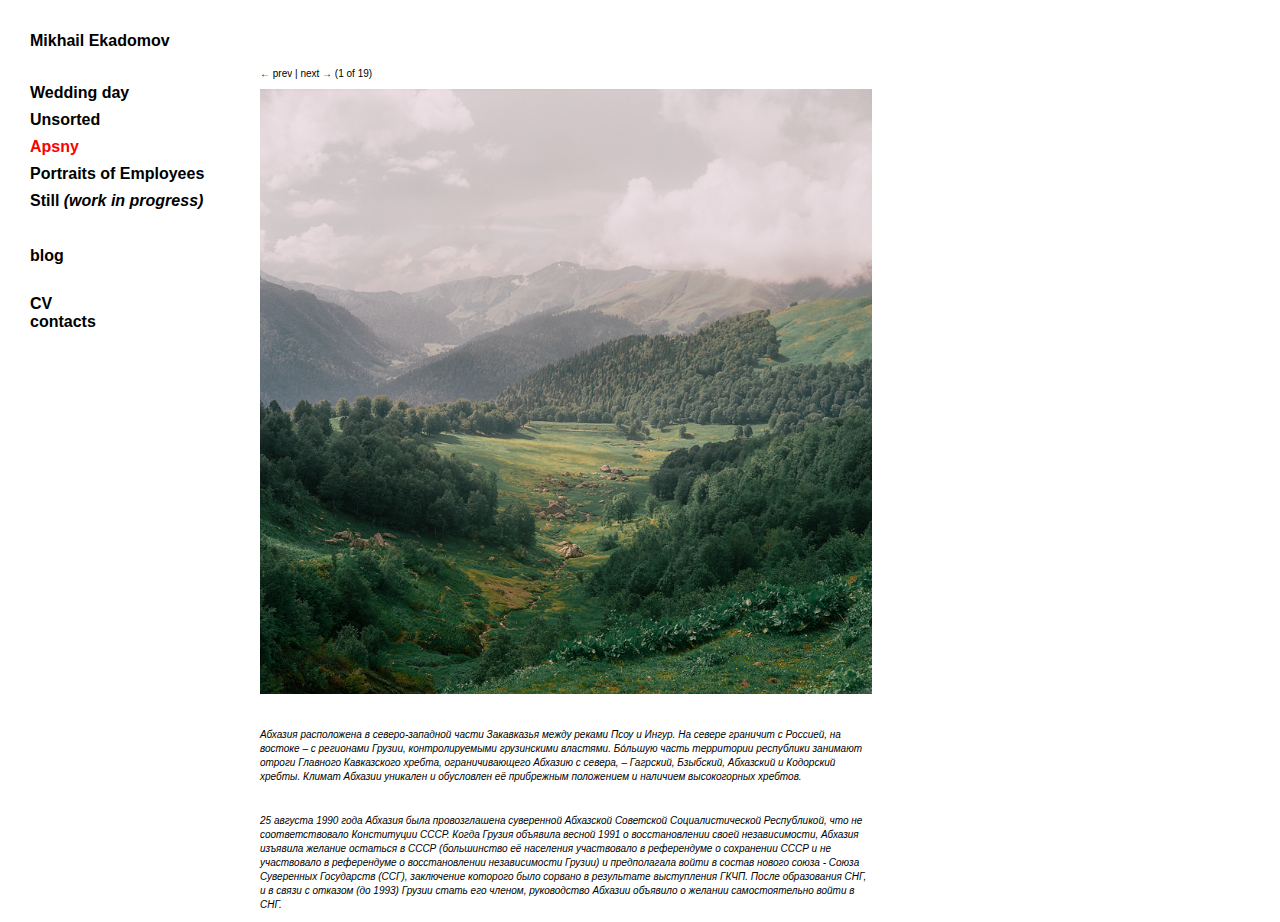
<file: apsny.html>
<!DOCTYPE html>
<html lang="en">
<head>
    <meta charset="UTF-8">
    <meta name="viewport" content="width=device-width, initial-scale=1.0">
    <title>Apsny</title>

    <link rel="stylesheet" href="./apsny.css">

</head>
<body>
    <div>
        <div class="main-page">
            <div class="menu-left">
                <div class="menu">
                    <div class="name"> <a class="style-ref" href="index.html">Mikhail Ekadomov</a></div>
                    <div class="collection"> <a class="style-ref" href="weddingday.html">Wedding day</a></div>
                    <div class="collection"> <a class="style-ref" href="unsorted.html">Unsorted</a></div>
                    <div class="collection"><a class="style-ref__active" href="apsny.html">Apsny</a></div>
                    <div class="collection"><a class="style-ref" href="portrait.html">Portraits of Employees</a></div>
                    <div class="collection"><a class="style-ref" href="#">Still <span style="font-style:italic;"> (work in progress)</span></a></div>
                    <div class="blog"><a class="style-ref" href="#">blog</a></div>
                    <div class="CV"><a class="style-ref" href="cv.html">CV</a></div>
                    <div class="contacts"><a class="style-ref" href="contact.html">contacts</a></div>
                </div>
                <div class="navmenu">
                    <div class="name">
                        <a class="style-ref" href="index.html">Mikhail Ekadomov</a>
                        <button onclick="myFunction()" class="nav-btn" type="button">&#x2228;</button>
                    </div>
                      <div class="nav-content" id="myDropdown">
                            <div class="collection"> <a class="style-ref" href="weddingday.html">Wedding day</a></div>
                            <div class="collection"> <a class="style-ref" href="unsorted.html">Unsorted</a></div>
                            <div class="collection"><a class="style-ref" href="apsny.html">Apsny</a></div>
                            <div class="collection"><a class="style-ref" href="">Portraits of Employees <br> still <span style="font-style:italic;"> (work in progress)</span></a></div>
                            <div class="blog"><a class="style-ref" href="">blog</a></div>
                            <div class="CV"><a class="style-ref" href="cv.html">CV</a></div>
                            <div class="contacts"><a class="style-ref" href="contact.html">contacts</a></div>
                        </div>
                    </div>
                </div>
            <div class="menu-gallery" id="gallery">
              <div class="buttons"><input id="buttonCountMinus" type="button" class="prev" onclick="plusSlides(-1); showMinus();" value="&#8592; prev"> | <input id="buttonCountPlus" type="button" class="next" onclick="plusSlides(1); showPlus();" value="next &#8594;"> (<span id="buttonCountNumber">1</span> of 19)</div>
                    <div class="photo__wrap fade">
                        <img class="image__wrap"  src="./images/Apsny/1.jpg" alt="">
                    <p class="gallery__desc">Абхазия расположена в северо-западной части Закавказья между реками Псоу и Ингур. На севере граничит с Россией, на востоке –
                        с регионами Грузии, контролируемыми грузинскими властями. Бо́льшую часть территории республики занимают отроги Главного
                        Кавказского хребта, ограничивающего Абхазию с севера, – Гагрский, Бзыбский, Абхазский и Кодорский хребты. Климат Абхазии
                        уникален и обусловлен её прибрежным положением и наличием высокогорных хребтов.
                    </p>
                    <p class="gallery__text">
                        25 августа 1990 года Абхазия была провозглашена суверенной Абхазской Советской Социалистической Республикой, что не
                        соответствовало Конституции СССР. Когда Грузия объявила весной 1991 о восстановлении своей независимости, Абхазия изъявила
                        желание остаться в СССР (большинство её населения участвовало в референдуме о сохранении СССР и не участвовало в референдуме
                        о восстановлении независимости Грузии) и предполагала войти в состав нового союза - Союза Суверенных Государств (ССГ),
                        заключение которого было сорвано в результате выступления ГКЧП. После образования СНГ, и в связи с отказом (до 1993) Грузии
                        стать его членом, руководство Абхазии объявило о желании самостоятельно войти в СНГ.
                    </p>
                    </div>
                    <div class="photo__wrap fade">
                        <img class="image__wrap" src="./images/Apsny/2.jpg" alt="">
                    <p class="gallery__desc"> Кафе на верхнем этаже пансионата Бзыбь, Через панорамное окно открывается вид на
                        пицундо-мюссерский заповедник. Здесь распологались: госдача И.В. Сталина, госдача М.С. Горбачева
                        (до сентября 1992 года «Объект «Чайка-М»), а так же госдача Хрущёв.
                    </p>
                    <p class="gallery__text">
                        24 сентября 2010 года, премьер-министр РФ В.В. Путин поручил ФСО и МИД РФ подписать соглашение с Республикой Абхазия
                        о передаче в собственность России трёх бывших объектов Управления делами ЦК КПСС. все движимое и недвижимое имущество
                        этих объектов должно принадлежать РФ. Сами объекты после двухлетнего ремонта должны будут использоваться «для проведения
                        государственных мероприятий с участием лиц, подлежащих государственной охране, в соответствии с законодательством
                        российской федерации, а так же для оздоровительного отдыха»
                    </p>
                    </div>
                    <div class="photo__wrap fade">
                        <img class="image__wrap" src="./images/Apsny/3.jpg" alt="">
                    <p class="gallery__desc">Столовая бывшего санатория ЦК КПСС имени XVII партсъезда «Амра» построен в 1952 году. Один из самых знаменитых
                        номенклатурных санаториев Абхазии. Расположен в районе Старой Гагры, в непосредственной близости от ресторанов и основных достопримечательностей города. Находится на территории обширного дендропарка, на самом берегу моря.
                    </p>
                    <p class="gallery__text">
                    Санатории в советское время делились на два типа и ведомственными. Всесоюзные здравницы и Ведомственные
                    учереждения. Условия проживания и питание в санаториях второго типа были гораздо лучше. В ведомственных учреждениях,
                    где отдыхали члены политбюро, руководители предприятий и знаменитости, всё, разумеется, устраивалось на высшем
                    уровне. Комфортные номера, удобства в каждой комнате, вежливый персонал.
                    </p>
                    </div>
                    <div class="photo__wrap fade">
                        <img class="image__wrap" src="./images/Apsny/4.jpg" alt="">
                    <p class="gallery__desc">Санаторий ЦК КПСС имени XVII партсъезда (ныне “Амра”).</p>
                    <p class="gallery__text">
                        XVII съезд получил название «Съезд победителей». Также известен как «Съезд расстрелянных», Большая часть делегатов
                        того съезда была репрессирована, из них почти половина расстреляна, в том числе и девять членов политбюро.
                    </p>
                    </div>
                    <div class="photo__wrap fade">
                        <img class="image__wrap" src="./images/Apsny/5.jpg" alt="">
                    <p class="gallery__desc">Абхазия расположена в северо-западной части Закавказья между реками Псоу и Ингур. На севере граничит с Россией, на востоке —
                        с регионами Грузии, контролируемыми грузинскими властями. Бо́льшую часть территории республики занимают отроги Главного
                        Кавказского хребта, ограничивающего Абхазию с севера, — Гагрский, Бзыбский, Абхазский и Кодорский хребты.
                        Климат Абхазии уникален и обусловлен её прибрежным положением и наличием высокогорных хребтов.</p>
                    <p class="gallery__text">
                        25 августа 1990 года Абхазия была провозглашена суверенной Абхазской Советской Социалистической Республикой[1], что не
                        соответствовало Конституции СССР. Когда Грузия объявила весной 1991 о восстановлении своей независимости, Абхазия изъявила
                        желание остаться в СССР (большинство её населения участвовало в референдуме о сохранении СССР и не участвовало в референдуме
                        о восстановлении независимости Грузии) и предполагала войти в состав нового союза — Союза Суверенных Государств (ССГ),
                        заключение которого было сорвано в результате выступления ГКЧП. После образования СНГ, и в связи с отказом (до 1993) Грузии
                        стать его членом, руководство Абхазии объявило о желании самостоятельно войти в СНГ.
                    </p>
                    </div>
                    <div class="photo__wrap fade">
                        <img class="image__wrap" src="./images/Apsny/6.jpg" alt="">
                    <p class="gallery__desc">Абхазия расположена в северо-западной части Закавказья между реками Псоу и Ингур. На севере граничит с Россией, на востоке —
                        с регионами Грузии, контролируемыми грузинскими властями. Бо́льшую часть территории республики занимают отроги Главного
                        Кавказского хребта, ограничивающего Абхазию с севера, — Гагрский, Бзыбский, Абхазский и Кодорский хребты.
                        Климат Абхазии уникален и обусловлен её прибрежным положением и наличием высокогорных хребтов.</p>
                    <p class="gallery__text">
                        25 августа 1990 года Абхазия была провозглашена суверенной Абхазской Советской Социалистической Республикой[1], что не
                        соответствовало Конституции СССР. Когда Грузия объявила весной 1991 о восстановлении своей независимости, Абхазия изъявила
                        желание остаться в СССР (большинство её населения участвовало в референдуме о сохранении СССР и не участвовало в референдуме
                        о восстановлении независимости Грузии) и предполагала войти в состав нового союза — Союза Суверенных Государств (ССГ),
                        заключение которого было сорвано в результате выступления ГКЧП. После образования СНГ, и в связи с отказом (до 1993) Грузии
                        стать его членом, руководство Абхазии объявило о желании самостоятельно войти в СНГ.
                    </p>
                    </div>
                    <div class="photo__wrap fade">
                        <img class="image__wrap" src="./images/Apsny/7.jpg" alt="">
                    <p class="gallery__desc">Абхазия расположена в северо-западной части Закавказья между реками Псоу и Ингур. На севере граничит с Россией, на востоке —
                        с регионами Грузии, контролируемыми грузинскими властями. Бо́льшую часть территории республики занимают отроги Главного
                        Кавказского хребта, ограничивающего Абхазию с севера, — Гагрский, Бзыбский, Абхазский и Кодорский хребты.
                        Климат Абхазии уникален и обусловлен её прибрежным положением и наличием высокогорных хребтов.</p>
                    <p class="gallery__text">
                        25 августа 1990 года Абхазия была провозглашена суверенной Абхазской Советской Социалистической Республикой[1], что не
                        соответствовало Конституции СССР. Когда Грузия объявила весной 1991 о восстановлении своей независимости, Абхазия изъявила
                        желание остаться в СССР (большинство её населения участвовало в референдуме о сохранении СССР и не участвовало в референдуме
                        о восстановлении независимости Грузии) и предполагала войти в состав нового союза — Союза Суверенных Государств (ССГ),
                        заключение которого было сорвано в результате выступления ГКЧП. После образования СНГ, и в связи с отказом (до 1993) Грузии
                        стать его членом, руководство Абхазии объявило о желании самостоятельно войти в СНГ.
                    </p>
                    </div>
                    <div class="photo__wrap fade">
                        <img class="image__wrap" src="./images/Apsny/8.jpg" alt="">
                    <p class="gallery__desc">Кафе на верхнем этаже пансионата Бзыбь. Через панорамное окно открывается вид на пицундский заповедник.
                        Из окна открывается вид на курортный комплекс «Мюссера», в который входили: госдача И.В. Сталина,
                        госдача М.С. Горбачева (до сентября 1992 года «Объект «Чайка-М»), госдача Хрущёва.</p>
                    <p class="gallery__text">
                        24 сентября 2010 года, премьер-министр РФ В.В. Путин поручил ФСО и МИД РФ подписать соглашение с Республикой Абхазия
                        о передаче в собственность России трёх бывших объектов Управления делами ЦК КПСС. По настоятельному требованию премьера,
                        от которого не смог отказаться президент Абхазии С.В. Багапш, все движимое и недвижимое имущество этих объектов должно
                        принадлежать РФ. Сами объекты после двухлетнего ремонта должны будут использоваться «для проведения государственных
                        мероприятий с участием лиц, подлежащих государственной охране». В свою собственность Управление делами Президента РФ
                        и ФСО РФ возвращает следующие объекты, в прежнее время принадлежащие КПСС, общей площадью более 600 гектаров.
                    </p>
                    </div>
                    <div class="photo__wrap fade">
                        <img class="image__wrap" src="./images/Apsny/9.jpg" alt="">
                    <p class="gallery__desc">Абхазия расположена в северо-западной части Закавказья между реками Псоу и Ингур. На севере граничит с Россией, на востоке —
                        с регионами Грузии, контролируемыми грузинскими властями. Бо́льшую часть территории республики занимают отроги Главного
                        Кавказского хребта, ограничивающего Абхазию с севера, — Гагрский, Бзыбский, Абхазский и Кодорский хребты.
                        Климат Абхазии уникален и обусловлен её прибрежным положением и наличием высокогорных хребтов.</p>
                    <p class="gallery__text">
                        25 августа 1990 года Абхазия была провозглашена суверенной Абхазской Советской Социалистической Республикой[1], что не
                        соответствовало Конституции СССР. Когда Грузия объявила весной 1991 о восстановлении своей независимости, Абхазия изъявила
                        желание остаться в СССР (большинство её населения участвовало в референдуме о сохранении СССР и не участвовало в референдуме
                        о восстановлении независимости Грузии) и предполагала войти в состав нового союза — Союза Суверенных Государств (ССГ),
                        заключение которого было сорвано в результате выступления ГКЧП. После образования СНГ, и в связи с отказом (до 1993) Грузии
                        стать его членом, руководство Абхазии объявило о желании самостоятельно войти в СНГ.
                    </p>
                    </div>
                    <div class="photo__wrap fade">
                        <img class="image__wrap" src="./images/Apsny/10.jpg" alt="">
                    <p class="gallery__desc">
                        Санаторий ЦК КПСС имени XVII партсъезда (ныне “Амра”)
                    </p>
                    <p class="gallery__text">
                        Редкий турист поймет жутковатый символизм: 17-й съезд - это съезд 1934 года, он же “съезд расстрелянных”,
                        из 1966 делегатов съезда 1108 человек были через несколько лет арестованы и расстреляны как «враги народа».
                        Известный историк Михаил Восленский в своем труде «Номенклатура» писал: «Из общего числа 139 членов
                        и кандидатов в члены ЦК партии, избранного на XVII съезде, в 1937 году было ликвидировано 97 человек
                        (кроме того, 5 покончили жизнь самоубийством). Убивали их зачастую целыми группами: более
                        половины из них были расстреляны за 8 дней»
                    </p>
                    </div>
                    <div class="photo__wrap fade">
                        <img class="image__wrap" src="./images/Apsny/11.jpg" alt="">
                    <p class="gallery__desc">
                        Абхазия расположена в северо-западной части Закавказья между реками Псоу и Ингур. На севере граничит с Россией, на востоке —
                        с регионами Грузии, контролируемыми грузинскими властями. Бо́льшую часть территории республики занимают отроги Главного
                        Кавказского хребта, ограничивающего Абхазию с севера, — Гагрский, Бзыбский, Абхазский и Кодорский хребты.
                        Климат Абхазии уникален и обусловлен её прибрежным положением и наличием высокогорных хребтов.
                    </p>
                    <p class="gallery__text">
                        25 августа 1990 года Абхазия была провозглашена суверенной Абхазской Советской Социалистической Республикой[1], что не
                        соответствовало Конституции СССР. Когда Грузия объявила весной 1991 о восстановлении своей независимости, Абхазия изъявила
                        желание остаться в СССР (большинство её населения участвовало в референдуме о сохранении СССР и не участвовало в референдуме
                        о восстановлении независимости Грузии) и предполагала войти в состав нового союза — Союза Суверенных Государств (ССГ),
                        заключение которого было сорвано в результате выступления ГКЧП. После образования СНГ, и в связи с отказом (до 1993) Грузии
                        стать его членом, руководство Абхазии объявило о желании самостоятельно войти в СНГ.
                    </p>
                    </div>
                    <div class="photo__wrap fade">
                        <img class="image__wrap" src="./images/Apsny/12.jpg" alt="">
                    <p class="gallery__desc">
                        Кафе на верхнем этаже пансионата Бзыбь. Через панорамное окно открывается вид на пицундский заповедник.
                        Из окна открывается вид на курортный комплекс «Мюссера», в который входили: госдача И.В. Сталина,
                        госдача М.С. Горбачева (до сентября 1992 года «Объект «Чайка-М»), госдача Хрущёва.
                    </p>
                    <p class="gallery__text">
                        24 сентября 2010 года, премьер-министр РФ В.В. Путин поручил ФСО и МИД РФ подписать соглашение с Республикой Абхазия
                        о передаче в собственность России трёх бывших объектов Управления делами ЦК КПСС. По настоятельному требованию премьера,
                        от которого не смог отказаться президент Абхазии С.В. Багапш, все движимое и недвижимое имущество этих объектов должно
                        принадлежать РФ. Сами объекты после двухлетнего ремонта должны будут использоваться «для проведения государственных
                        мероприятий с участием лиц, подлежащих государственной охране». В свою собственность Управление делами Президента РФ
                        и ФСО РФ возвращает следующие объекты, в прежнее время принадлежащие КПСС, общей площадью более 600 гектаров.
                    </p>
                    </div>
                    <div class="photo__wrap fade">
                        <img class="image__wrap" src="./images/Apsny/13.jpg" alt="">
                    <p class="gallery__desc">
                        Абхазия расположена в северо-западной части Закавказья между реками Псоу и Ингур. На севере граничит с Россией, на востоке —
                        с регионами Грузии, контролируемыми грузинскими властями. Бо́льшую часть территории республики занимают отроги Главного
                        Кавказского хребта, ограничивающего Абхазию с севера, — Гагрский, Бзыбский, Абхазский и Кодорский хребты.
                        Климат Абхазии уникален и обусловлен её прибрежным положением и наличием высокогорных хребтов.
                    </p>
                    <p class="gallery__text">
                        25 августа 1990 года Абхазия была провозглашена суверенной Абхазской Советской Социалистической Республикой[1], что не
                        соответствовало Конституции СССР. Когда Грузия объявила весной 1991 о восстановлении своей независимости, Абхазия изъявила
                        желание остаться в СССР (большинство её населения участвовало в референдуме о сохранении СССР и не участвовало в референдуме
                        о восстановлении независимости Грузии) и предполагала войти в состав нового союза — Союза Суверенных Государств (ССГ),
                        заключение которого было сорвано в результате выступления ГКЧП. После образования СНГ, и в связи с отказом (до 1993) Грузии
                        стать его членом, руководство Абхазии объявило о желании самостоятельно войти в СНГ.
                    </p>
                    </div>
                    <div class="photo__wrap fade">
                        <img class="image__wrap" src="./images/Apsny/14.jpg" alt="">
                    <p class="gallery__desc">
                        Абхазия расположена в северо-западной части Закавказья между реками Псоу и Ингур. На севере граничит с Россией, на востоке —
                        с регионами Грузии, контролируемыми грузинскими властями. Бо́льшую часть территории республики занимают отроги Главного
                        Кавказского хребта, ограничивающего Абхазию с севера, — Гагрский, Бзыбский, Абхазский и Кодорский хребты.
                        Климат Абхазии уникален и обусловлен её прибрежным положением и наличием высокогорных хребтов.
                    </p>
                    <p class="gallery__text">
                        25 августа 1990 года Абхазия была провозглашена суверенной Абхазской Советской Социалистической Республикой[1], что не
                        соответствовало Конституции СССР. Когда Грузия объявила весной 1991 о восстановлении своей независимости, Абхазия изъявила
                        желание остаться в СССР (большинство её населения участвовало в референдуме о сохранении СССР и не участвовало в референдуме
                        о восстановлении независимости Грузии) и предполагала войти в состав нового союза — Союза Суверенных Государств (ССГ),
                        заключение которого было сорвано в результате выступления ГКЧП. После образования СНГ, и в связи с отказом (до 1993) Грузии
                        стать его членом, руководство Абхазии объявило о желании самостоятельно войти в СНГ.
                    </p>
                    </div>
                    <div class="photo__wrap fade">
                        <img class="image__wrap" src="./images/Apsny/15.jpg" alt="">
                    <p class="gallery__desc">
                        Абхазия расположена в северо-западной части Закавказья между реками Псоу и Ингур. На севере граничит с Россией, на востоке —
                        с регионами Грузии, контролируемыми грузинскими властями. Бо́льшую часть территории республики занимают отроги Главного
                        Кавказского хребта, ограничивающего Абхазию с севера, — Гагрский, Бзыбский, Абхазский и Кодорский хребты.
                        Климат Абхазии уникален и обусловлен её прибрежным положением и наличием высокогорных хребтов.
                    </p>
                    <p class="gallery__text">
                        25 августа 1990 года Абхазия была провозглашена суверенной Абхазской Советской Социалистической Республикой[1], что не
                        соответствовало Конституции СССР. Когда Грузия объявила весной 1991 о восстановлении своей независимости, Абхазия изъявила
                        желание остаться в СССР (большинство её населения участвовало в референдуме о сохранении СССР и не участвовало в референдуме
                        о восстановлении независимости Грузии) и предполагала войти в состав нового союза — Союза Суверенных Государств (ССГ),
                        заключение которого было сорвано в результате выступления ГКЧП. После образования СНГ, и в связи с отказом (до 1993) Грузии
                        стать его членом, руководство Абхазии объявило о желании самостоятельно войти в СНГ.
                    </p>
                    </div>
                    <div class="photo__wrap fade">
                        <img class="image__wrap" src="./images/Apsny/16.jpg" alt="">
                    <p class="gallery__desc">
                        Абхазия расположена в северо-западной части Закавказья между реками Псоу и Ингур. На севере граничит с Россией, на востоке —
                        с регионами Грузии, контролируемыми грузинскими властями. Бо́льшую часть территории республики занимают отроги Главного
                        Кавказского хребта, ограничивающего Абхазию с севера, — Гагрский, Бзыбский, Абхазский и Кодорский хребты.
                        Климат Абхазии уникален и обусловлен её прибрежным положением и наличием высокогорных хребтов.
                    </p>
                    <p class="gallery__text">
                        25 августа 1990 года Абхазия была провозглашена суверенной Абхазской Советской Социалистической Республикой[1], что не
                        соответствовало Конституции СССР. Когда Грузия объявила весной 1991 о восстановлении своей независимости, Абхазия изъявила
                        желание остаться в СССР (большинство её населения участвовало в референдуме о сохранении СССР и не участвовало в референдуме
                        о восстановлении независимости Грузии) и предполагала войти в состав нового союза — Союза Суверенных Государств (ССГ),
                        заключение которого было сорвано в результате выступления ГКЧП. После образования СНГ, и в связи с отказом (до 1993) Грузии
                        стать его членом, руководство Абхазии объявило о желании самостоятельно войти в СНГ.
                    </p>
                    </div>
                    <div class="photo__wrap fade">
                        <img class="image__wrap" src="./images/Apsny/17.jpg" alt="">
                    <p class="gallery__desc">
                        Кафе на верхнем этаже пансионата Бзыбь. Через панорамное окно открывается вид на пицундский заповедник.
                        Из окна открывается вид на курортный комплекс «Мюссера», в который входили: госдача И.В. Сталина,
                        госдача М.С. Горбачева (до сентября 1992 года «Объект «Чайка-М»), госдача Хрущёва.
                    </p>
                    <p class="gallery__text">
                        24 сентября 2010 года, премьер-министр РФ В.В. Путин поручил ФСО и МИД РФ подписать соглашение с Республикой Абхазия
                        о передаче в собственность России трёх бывших объектов Управления делами ЦК КПСС. По настоятельному требованию премьера,
                        от которого не смог отказаться президент Абхазии С.В. Багапш, все движимое и недвижимое имущество этих объектов должно
                        принадлежать РФ. Сами объекты после двухлетнего ремонта должны будут использоваться «для проведения государственных
                        мероприятий с участием лиц, подлежащих государственной охране». В свою собственность Управление делами Президента РФ
                        и ФСО РФ возвращает следующие объекты, в прежнее время принадлежащие КПСС, общей площадью более 600 гектаров.
                    </p>
                    </div>
                    <div class="photo__wrap fade">
                        <img class="image__wrap" src="./images/Apsny/18.jpg" alt="">
                    <p class="gallery__desc">
                        Почти все комнаты дачи как бы погружены в полумрак: Сталин, страдавший агорафобией
                        (боязнью открытых пространств), должен был везде чувствовать себя уютно.
                    </p>
                    <p class="gallery__text">
                        Проект дома отдыха должен был разрабатываться «на условиях секретности с подпиской о неразглашении».
                        Ответственным за проект был назначен главный архитектор Архитектурно-проектной мастерской хозотдела
                        ЦИК СССР М. И. Мержанов. А обеспечение секретности строительства было возложено на комиссара
                        госбезопасности К. В. Паукера. Практически тут же был выдан приказ для 1-й мебельной фабрики (она была
                        создана в сентябре 1926 года и располагалась в Марьиной Роще) о разработке и производстве мебельных
                        гарнитуров и панелей из ценных пород древесины для будущего «дома отдыха»
                    </p>
                    </div>
                    <div class="photo__wrap fade">
                        <img class="image__wrap" src="./images/Apsny/19.jpg" alt="">
                    <p class="gallery__desc">
                        Абхазия расположена в северо-западной части Закавказья между реками Псоу и Ингур. На севере граничит с Россией, на востоке —
                        с регионами Грузии, контролируемыми грузинскими властями. Бо́льшую часть территории республики занимают отроги Главного
                        Кавказского хребта, ограничивающего Абхазию с севера, — Гагрский, Бзыбский, Абхазский и Кодорский хребты.
                        Климат Абхазии уникален и обусловлен её прибрежным положением и наличием высокогорных хребтов.
                    </p>
                    <p class="gallery__text">
                        25 августа 1990 года Абхазия была провозглашена суверенной Абхазской Советской Социалистической Республикой[1], что не
                        соответствовало Конституции СССР. Когда Грузия объявила весной 1991 о восстановлении своей независимости, Абхазия изъявила
                        желание остаться в СССР (большинство её населения участвовало в референдуме о сохранении СССР и не участвовало в референдуме
                        о восстановлении независимости Грузии) и предполагала войти в состав нового союза — Союза Суверенных Государств (ССГ),
                        заключение которого было сорвано в результате выступления ГКЧП. После образования СНГ, и в связи с отказом (до 1993) Грузии
                        стать его членом, руководство Абхазии объявило о желании самостоятельно войти в СНГ.
                    </p>
                    </div>
                </div>
            </div>
        </div>
    </div>
    <script>
        /* When the user clicks on the button,
        toggle between hiding and showing the dropdown content */
        function myFunction() {
            document.getElementById("myDropdown").classList.toggle("show");
        }

        // Close the dropdown if the user clicks outside of it
        window.onclick = function(event) {
          if (!event.target.matches('.nav-btn')) {

            let dropdowns = document.getElementsByClassName("nav-content");
            let i;
            for (i = 0; i < dropdowns.length; i++) {
              let openDropdown = dropdowns[i];
              if (openDropdown.classList.contains('show')) {
                openDropdown.classList.remove('show');
              }
            }
          }
        }
        </script>
<script src="apsny.js"></script>
</body>
</html>
</file>
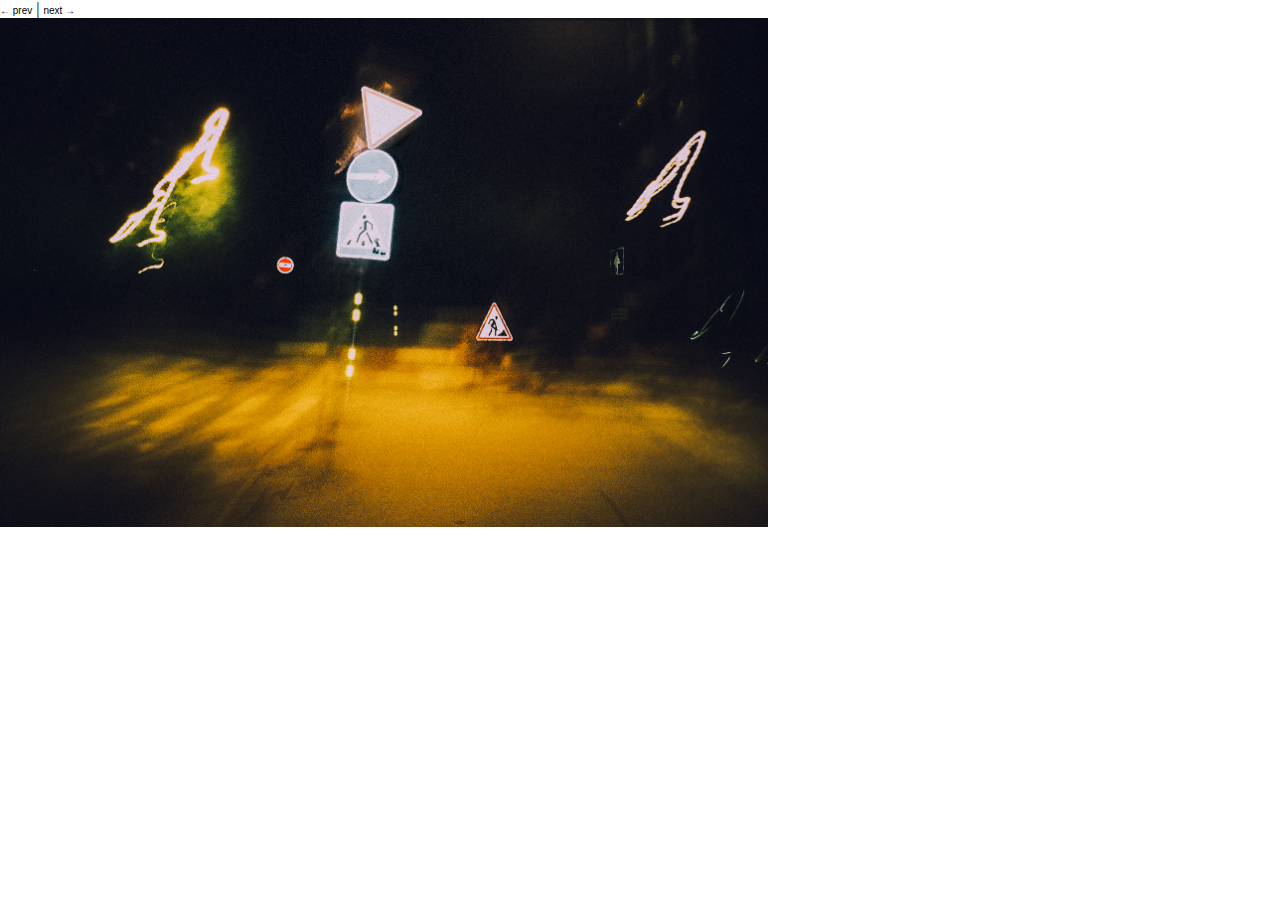
<file: main.html>
<!DOCTYPE html>
<html lang="en">
<head>
    <meta charset="UTF-8">
    <meta name="viewport" content="width=device-width, initial-scale=1.0">
    <title>Unsorted gallery</title>

    <link rel="stylesheet" href="./apsny.css">
    <link rel="stylesheet" href="./main.css">
</head>
<body>
    <div><button class="prev" id="previous">&#8592; prev</button> | <button class="next" id="next">next &#8594;</button></div>
    <div>
        <div class="photo__wrap active"><img class="image__wrap"  src="./images/unsorted/big/1.jpg" alt=""></div>
        <div class="photo__wrap"><img class="image__wrap" src="./images/unsorted/big/2.jpg" alt=""></div>
        <div class="photo__wrap"><img class="image__wrap" src="./images/unsorted/big/3.jpg" alt=""></div>   
    </div> 
</body>
</html>
</file>
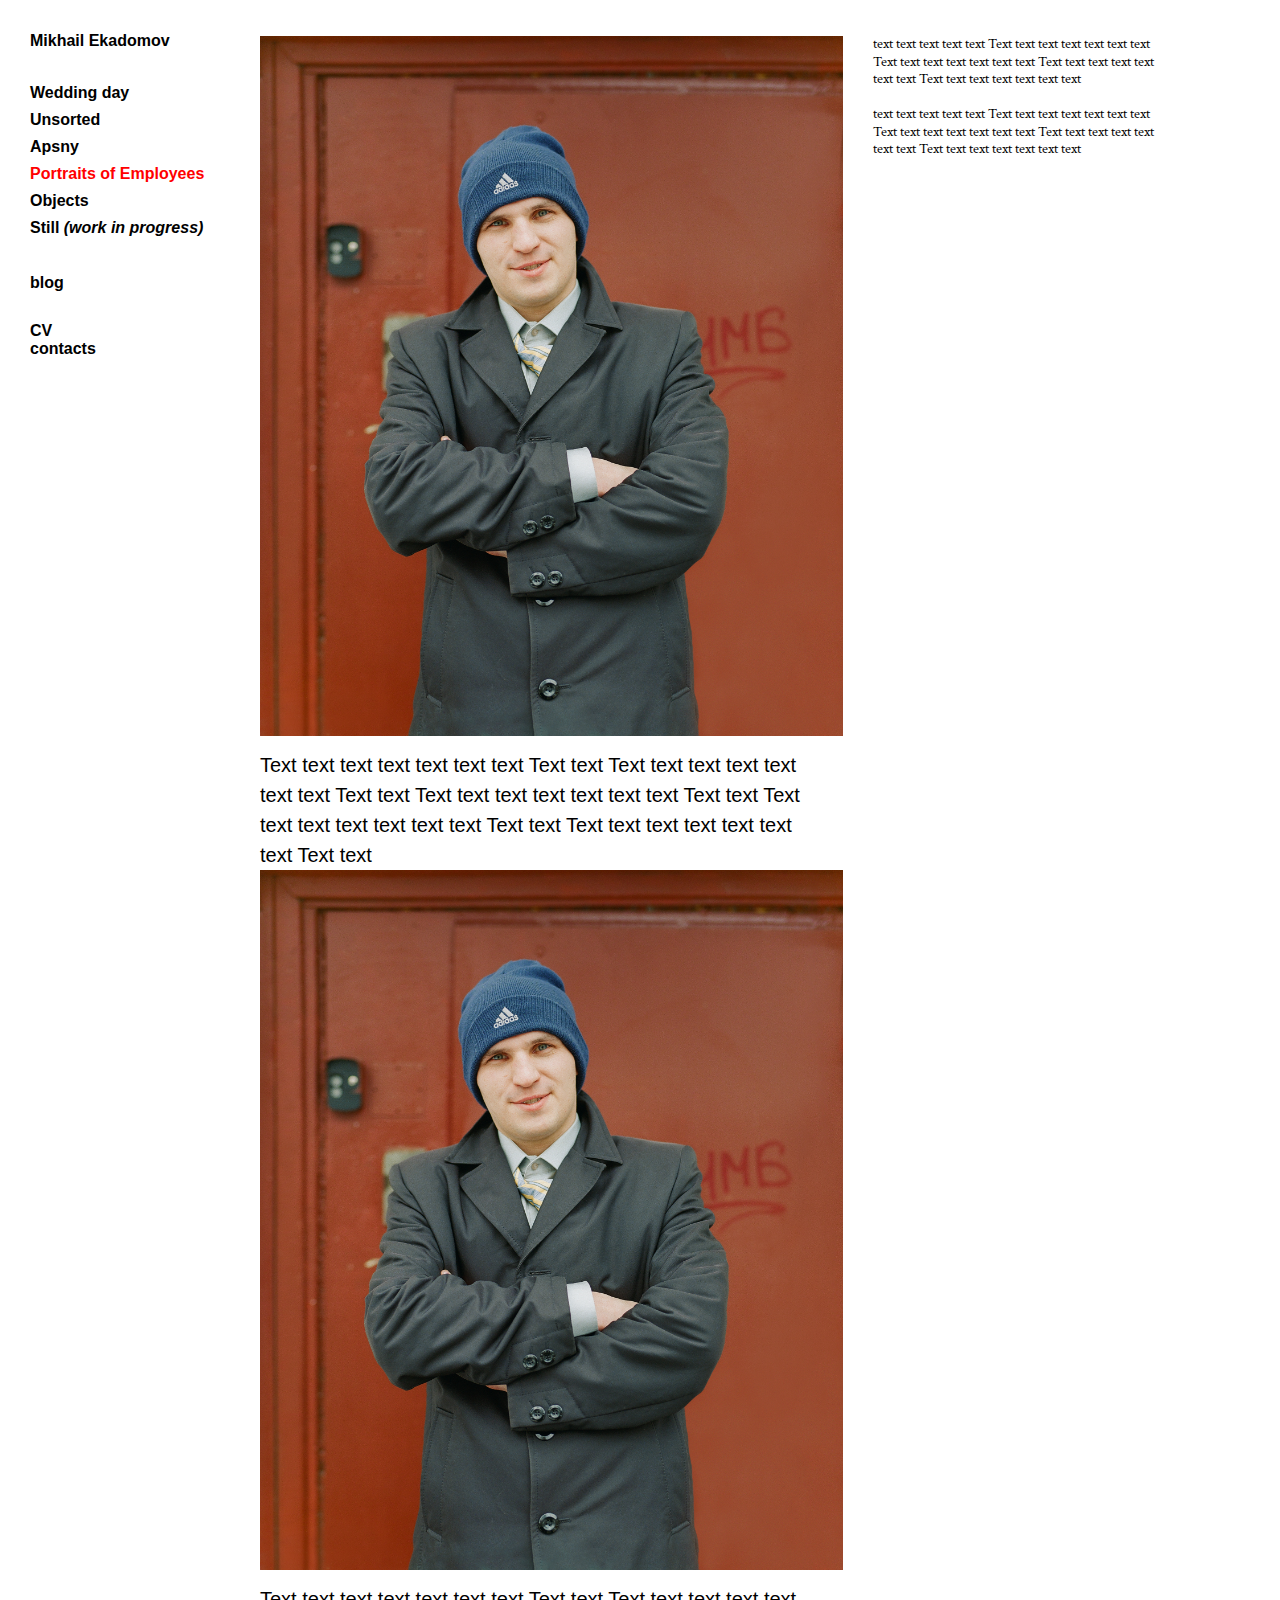
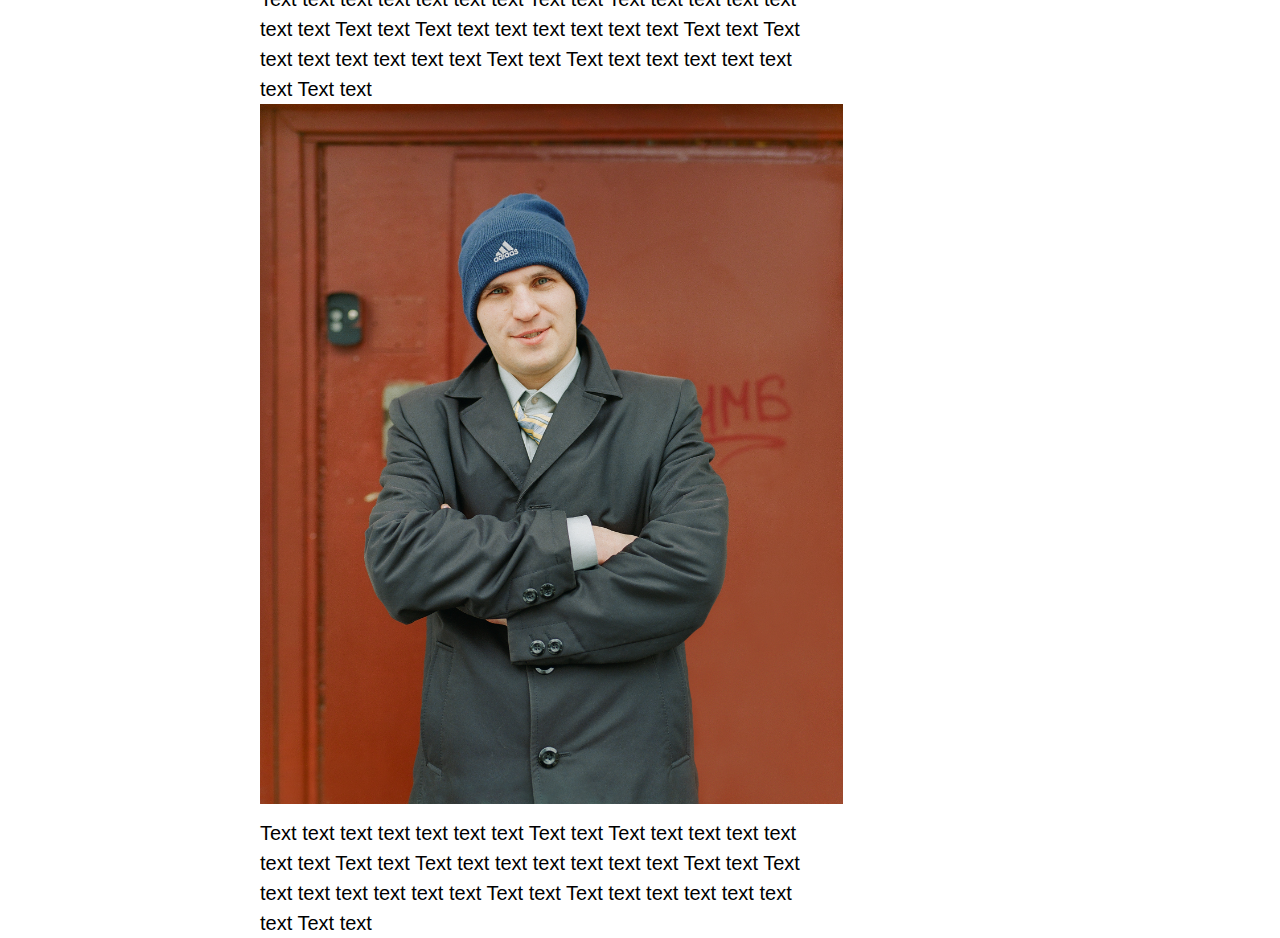
<file: portrait.html>
<!DOCTYPE html>
<html lang="en">
<head>
    <meta charset="UTF-8">
    <meta name="viewport" content="width=device-width, initial-scale=1.0">
    <link rel="stylesheet" href="./portrait.css">
    <link href="https://fonts.googleapis.com/css2?family=Crimson+Text&display=swap" rel="stylesheet">
    <title>Portrait</title>

</head>
<body>
    <div>
        <div class="main-page">
            <div class="menu-left">
                <div class="menu">
                    <div class="name"><a class="style-ref" href="index.html">Mikhail Ekadomov</a></div>
                    <div class="collection"> <a class="style-ref" href="weddingday.html">Wedding day</a></div>
                    <div class="collection"> <a class="style-ref" href="unsorted.html">Unsorted</a></div>
                    <div class="collection"><a class="style-ref" href="apsny.html">Apsny</a></div>
                    <div class="collection"><a class="style-ref__active" href="portrait.html">Portraits of Employees</a></div>
                    <div class="collection"><a class="style-ref" href="Objects.html">Objects</span></a></div>
                    <div class="collection"><a class="style-ref" href="#">Still <span style="font-style:italic;"> (work in progress)</span></a></div>
                    <div class="blog"><a class="style-ref" href="">blog</a></div>
                    <div class="CV"><a class="style-ref" href="cv.html">CV</a></div>
                    <div class="contacts"><a class="style-ref" href="contact.html">contacts</a></div>
                </div>
                <div class="navmenu">
                    <div class="name">
                        <a class="style-ref" href="index.html">Mikhail Ekadomov</a>
                        <button onclick="myFunction()" class="nav-btn" type="button">&#x2228;</button>
                    </div>
                      <div class="nav-content" id="myDropdown">
                            <div class="collection"> <a class="style-ref" href="weddingday.html">Wedding day</a></div>
                            <div class="collection"> <a class="style-ref" href="unsorted.html">Unsorted</a></div>
                            <div class="collection"><a class="style-ref" href="apsny.html">Apsny</a></div>
                            <div class="collection"><a class="style-ref__active" href="portrait.html">Portraits of Employees <br> still <span style="font-style:italic;"> (work in progress)</span></a></div>
                            <div class="collection"><a class="style-ref" href="Objects.html">Objects</span></a></div>
                            <div class="blog"><a class="style-ref" href="">blog</a></div>
                            <div class="CV"><a class="style-ref" href="cv.html">CV</a></div>
                            <div class="contacts"><a class="style-ref" href="contact.html">contacts</a></div>
                      </div>
                </div>
            </div>
            <div class="menu-middle">
              <div class="inner">
                <div class="image__box">
                    <img class="image" src="./images/Portarits/portrait.jpg" alt="">
                    <div class="image__title">Text text text text text text text Text text Text text text text text text text Text text Text text text text text text text Text text Text text text text text text text Text text Text text text text text text text Text text</div>
                </div>
                <p class="menu-right">
                    text text text text text Text text text text text text text Text text text text text text text Text text text text text text text Text text text text text text text
                    <br><br>
                    text text text text text Text text text text text text text Text text text text text text text Text text text text text text text Text text text text text text text
                </p>
              </div>
              <div class="inner">
                <div class="image__box">
                    <img class="image" src="./images/Portarits/portrait.jpg" alt="">
                    <div class="image__title">Text text text text text text text Text text Text text text text text text text Text text Text text text text text text text Text text Text text text text text text text Text text Text text text text text text text Text text</div>
                </div>
            </div>
            <div class="inner">
              <div class="image__box">
                  <img class="image" src="./images/Portarits/portrait.jpg" alt="">
                  <div class="image__title">Text text text text text text text Text text Text text text text text text text Text text Text text text text text text text Text text Text text text text text text text Text text Text text text text text text text Text text</div>
              </div>
          </div>
        </div>
    </div>
        <script>
        /* When the user clicks on the button,
        toggle between hiding and showing the dropdown content */
        function myFunction() {
            document.getElementById("myDropdown").classList.toggle("show");
        }

        // Close the dropdown if the user clicks outside of it
        window.onclick = function(event) {
          if (!event.target.matches('.nav-btn')) {

            let dropdowns = document.getElementsByClassName("nav-content");
            let i;
            for (i = 0; i < dropdowns.length; i++) {
              let openDropdown = dropdowns[i];
              if (openDropdown.classList.contains('show')) {
                openDropdown.classList.remove('show');
              }
            }
          }
        }
        </script>
<!-- <script>
    const burger = () => {
        let menuElem = document.getElementsByClassName('nav-content');
        let burgerElem = document.getElementsByClassName('nav-btn');

        document.getElementsByClassName('nav-btn').addEventListener('click', () => {
            if (document.getElementsByClassName('nav-content').style.display == "none") {
                menuElem.style.display = 'block';
            } else {
                menuElem.style.display = 'none';
            }
        });
    };
    burger();
</script> -->
</body>
</html>
</file>
<file: apsny.css>
* {
    box-sizing: border-box;
    margin: 0;
    padding: 0;
}

.main-page {
    display: flex;
    height: 100vh;
}

.menu-left {
    flex-basis: 1;
    display: flex;
    flex-direction: column;
    font-weight: bold;
    padding-left: 30px;
    padding-top: 30px;
    font-family: Arial, Helvetica, sans-serif;
    padding-right: 30px;
}

.menu {
  width: 200px;
}

.name {
    font-size: 16px;
    padding-bottom: 30px;
    line-height: 22px;
}

.collection {
    font-size: 16px;
    padding-bottom: 5px;
    line-height: 22px;
}

.style-ref__active {
    color: red;
    text-decoration: none;
}

.blog {
    padding-top: 30px;
    padding-bottom: 30px;
}


.style-ref {
    text-decoration: none;
    color: black;
}

.collection > .style-ref:hover {
    color: red;
}

.blog > .style-ref:hover {
    color: red;
}

.CV > .style-ref:hover {
    color: red;
}

.contacts > .style-ref:hover {
    color: red;
}


.menu-gallery{
    padding-top: 38px;
    flex-basis: 2;
}

.buttons {
    margin-top: 30px;
    margin-bottom: 10px;
    font-family: Arial, Helvetica, sans-serif;
    font-size: 10px;
    font-weight: normal;
}

.prev, .next {
    border: none;
    text-decoration: none;
    background-color: white;
    outline: none;
    text-transform: lowercase;
    font-family: Arial, Helvetica, sans-serif;
    font-size: 10px;
    font-weight: normal;
    cursor: pointer;
}

.photo__wrap {
    display: none;
    width: 100%;
}

.image__wrap {
    width: 60%;
    height: auto;
}

.gallery__desc {
    width: 60%;
    padding-top: 30px;
    font-size: 10px;
    font: normal 10px 'Arial', Helvetica, Arial, sans-serif;
    color: #000000;
    font-style: italic;
    line-height: 140%;
}

.gallery__text {
    font-style: italic;
    width: 60%;
    font-weight: normal;
    font-size: 10px;
    padding-top: 30px;
    font-family: Arial, Helvetica, sans-serif;
    padding-bottom: 10px;
    line-height: 140%;
}

.fade {
    animation-name: fade;
    animation-duration: 1.5s;
}

@keyframes fade {
    from {opacity: .4}
    to {opacity: 1}
  }

  .navmenu {
    visibility: hidden;
}

@media (max-width: 420px) {
    .menu {
        display: none;
    }

   .main-page {
       display: block;
       width: 100%;
   }

   .menu-left {
       display: block;
       padding-left: 10px;
       padding-bottom: 0px;
       padding-right: 10px;
    }

    .menu-left::after {
        content: '';
        display: block;
        border-bottom: 1px solid #000;
        width: 100%;
    }

    .nav-btn {
        border: none;
        background-color: transparent;
        font-size: 20px;
        font-weight: bold;
    }


    .navmenu .name {
        visibility: visible;
        display: inline-flex;
        width: 100%;
        justify-content: space-between;
        padding-bottom: 10px;
    }

    .nav-content {
        display: none;
        position: absolute;
        background-color: white;
        min-width: 160px;
        width: 100%;
        overflow: auto;
        right: 0;
        z-index: 1;
        text-align: center;
        padding-top: 10px;
        padding-bottom: 10px;
    }

    .blog {
        padding-top: 5px;
        padding-bottom: 5px;
    }

    .nav-content .style-ref:hover {
        color: red;
    }

    .show {
        display: block;
        animation-name: fade;
        animation-duration: 1.5s;
    }

    @keyframes show {
    from {opacity: .4}
    to {opacity: 1}
  }

    .menu-middle {
    flex-basis: 80%;
    padding-top: 20px;
    padding-right: 10px;
    padding-left: 10px;
   }

   .image {
       position: relative;
   }

   .navmenu {
       visibility: visible;
   }
.menu-gallery {
    display: block;
    padding-top: 0px;
    text-align: center;
}

.gallery__desc, .gallery__text {
    padding: 10px 20px;
    width: 100%;
}

.image__wrap {
    width: 90%;
}
</file>
<file: main.css>
.active {
    display: block;
}
</file>
<file: portrait.css>
* {
    box-sizing: border-box;
    margin: 0;
    padding: 0;
}

.main-page {
    display: flex;
    height: 100vh;
}

.menu-left {
    flex-basis: 1;
    display: flex;
    flex-direction: column;
    font-weight: bold;
    padding-left: 30px;
    padding-top: 30px;
    font-family: Arial, Helvetica, sans-serif;
    padding-right: 30px;
}

.menu {
  width: 200px;
}

.name {
    font-size: 16px;
    padding-bottom: 30px;
    line-height: 22px;
}

.collection {
    font-size: 16px;
    padding-bottom: 5px;
    line-height: 22px;
}

.blog {
    padding-top: 30px;
    padding-bottom: 30px;
}

.style-ref {
    text-decoration: none;
    color: black;
}

.style-ref__active {
    text-decoration: none;
    color: red;
}

.collection > .style-ref:hover {
    color: red;
}

.blog > .style-ref:hover {
    color: red;
}

.CV > .style-ref:hover {
    color: red;
}

.contacts > .style-ref:hover {
    color: red;
}

.menu-middle {
    flex-basis: 2;
    padding-top: 36px;
    padding-right: 40px;
}

.inner {
  display: flex;
  justify-content: flex-start;
}

.image__box {
  padding-right: 30px;
}

.image {
    height: 700px;
}

.image__title {
    display: block;
    font-weight: normal;
    font-size: 20px;
    font-family: Arial, Helvetica, sans-serif;
    line-height: 30px;
    width: 560px;
    padding-top: 10px;
}

.menu-right {
  width: 300px;
  font-family: 'Crimson Text', serif;
  font-size: 14px;
  line-height: 17.5px;
  font-weight: normal;
}



.navmenu {
    visibility: hidden;
}

@media (max-width: 420px) {
    .menu {
        display: none;
    }

   .main-page {
       display: block;
       width: 100%;
   }

   .menu-left {
       display: block;
       padding-left: 10px;
       padding-bottom: 0px;
       padding-right: 10px;
    }

    .menu-left::after {
        content: '';
        display: block;
        border-bottom: 1px solid #000;
        width: 100%;
    }

    .nav-btn {
        border: none;
        background-color: transparent;
        font-size: 20px;
        font-weight: bold;
    }


    .navmenu .name {
        visibility: visible;
        display: inline-flex;
        width: 100%;
        justify-content: space-between;
        padding-bottom: 10px;
    }

    .nav-content {
        display: none;
        position: absolute;
        background-color: white;
        min-width: 160px;
        width: 100%;
        overflow: auto;
        right: 0;
        z-index: 1;
        text-align: center;
        padding-top: 10px;
        padding-bottom: 10px;
    }

    .blog {
        padding-top: 5px;
        padding-bottom: 5px;
    }

    .show {
        display: block;
        animation-name: fade;
        animation-duration: 0.5s;
    }

    @keyframes fade {
        from {opacity: .6}
        to {opacity: 1}
    }

    .menu-middle {
    flex-basis: 80%;
    padding-top: 20px;
    padding-right: 10px;
    padding-left: 10px;
   }

   .image {
       position: relative;
   }

   .navmenu {
       visibility: visible;
   }

   .feedback {
       display: block;
       text-align: center;
       padding-top: 30px;
   }

   .mail, .facebook {
       font-size: 15px;
   }
</file>
